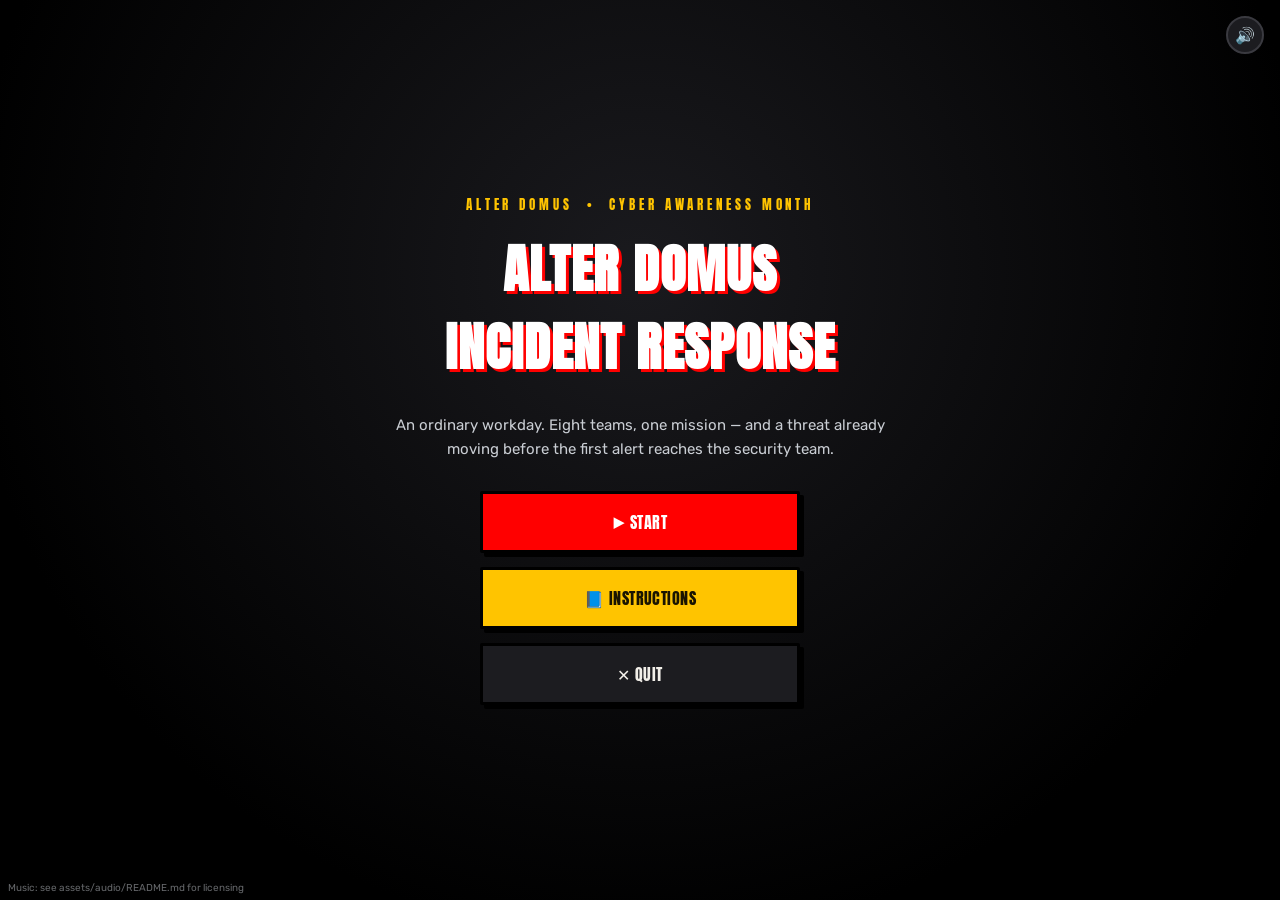
<file: index.html>
<!DOCTYPE html>
<html lang="en">
<head>
<meta charset="UTF-8">
<meta name="viewport" content="width=device-width, initial-scale=1.0">
<title>Alter Domus: Shadow Collective Incident Response</title>
<link rel="stylesheet" href="css/style.css">
</head>
<body>

<div id="track"><div id="track-fill"></div><div id="track-car"><svg viewBox="0 0 64 32" xmlns="http://www.w3.org/2000/svg">
  <circle cx="32" cy="16" r="13" fill="none" stroke="#00e5ff" stroke-width="2" opacity="0.5"/>
  <circle cx="32" cy="16" r="8" fill="#0d0d0f" stroke="#ff0000" stroke-width="2"/>
  <path d="M32 9 L32 16 L37 19" stroke="#00e5ff" stroke-width="2" fill="none" stroke-linecap="round"/>
  <circle cx="32" cy="16" r="2" fill="#ffc400"/>
</svg></div></div>

<button id="mute-btn" title="Toggle music">🔊</button>
<button id="end-btn" class="hidden" title="Skip to the end">⏭ End</button>

<audio id="bgm" loop preload="auto">
  <source src="assets/audio/bgm.mp3" type="audio/mpeg">
</audio>

<div id="app">
  <div id="start">
    <div class="menu-eyebrow">ALTER DOMUS &nbsp;•&nbsp; CYBER AWARENESS MONTH</div>
    <h1>ALTER DOMUS<br>INCIDENT RESPONSE</h1>
    <p>An ordinary workday. Eight teams, one mission — and a threat already moving before the first alert reaches the security team.</p>
    <nav class="menu">
      <button class="btn primary menu-btn" id="start-btn">▶ START</button>
      <a class="btn ghost menu-btn" id="instructions-btn" href="instructions.html">📘 INSTRUCTIONS</a>
      <button class="btn quit menu-btn" id="quit-btn">✕ QUIT</button>
    </nav>
  </div>

  <div id="quit-screen" class="hidden">
    <h1>SESSION ENDED</h1>
    <p>Your browser didn’t let this page close itself. You can safely close this tab now.</p>
    <button class="btn ghost" id="quit-menu-btn">↩ BACK TO MAIN MENU</button>
  </div>

  <div id="slides"></div>

  <div id="next-zone" class="hidden">
    <div id="comic-frame">
      <button id="proceed-box" type="button" aria-label="Click to proceed">
        <span class="proceed-label">CLICK TO<br>PROCEED</span>
        <span class="proceed-arrow">▶</span>
      </button>
    </div>
  </div>
</div>

<div id="music-credit">Music: see assets/audio/README.md for licensing</div>

<script src="js/app.js"></script>
</body>
</html>
</file>
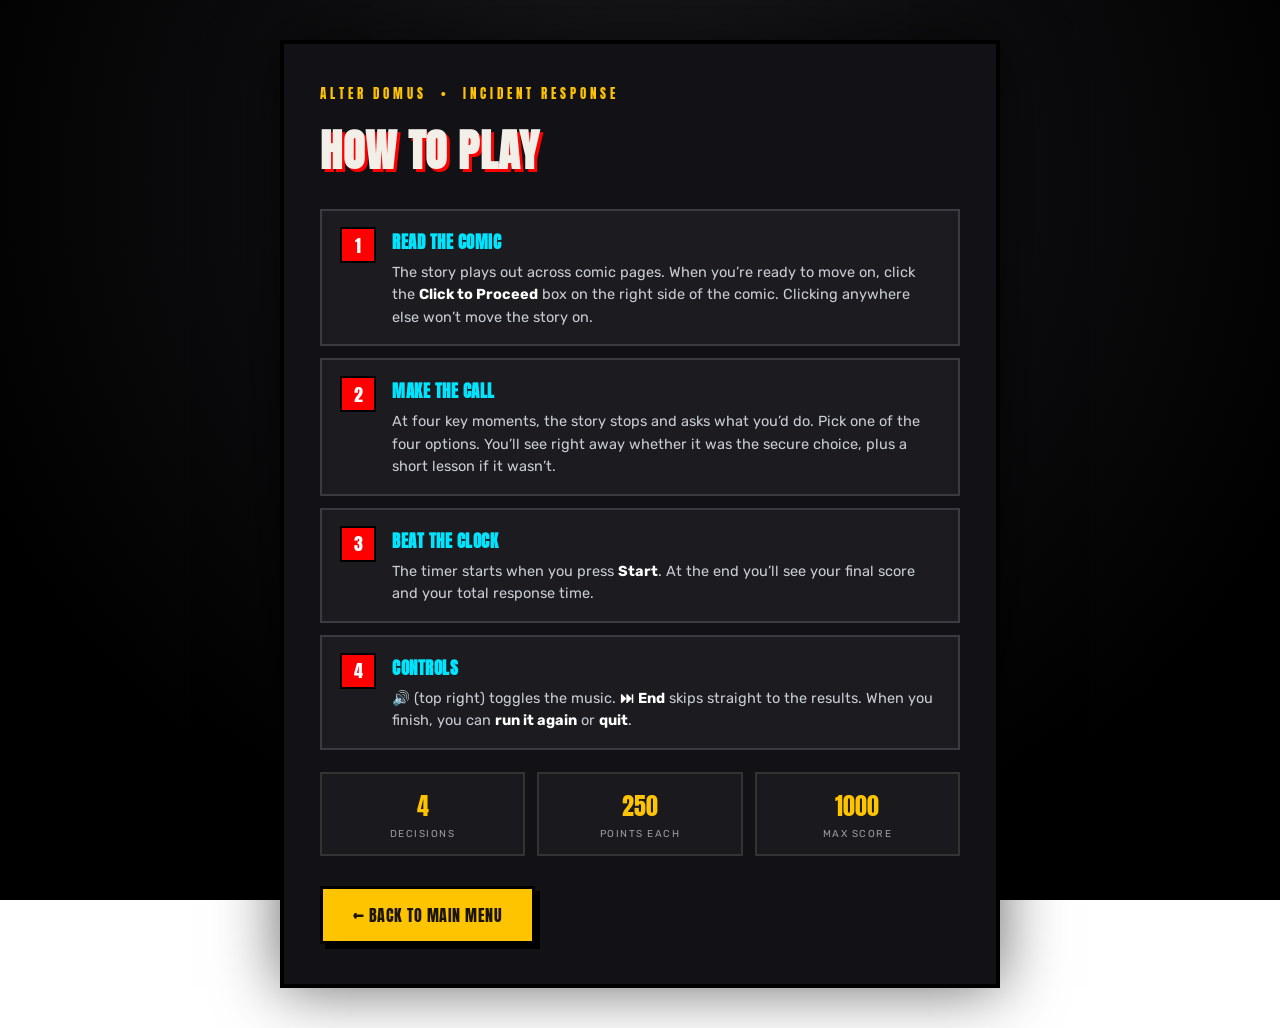
<file: instructions.html>
<!DOCTYPE html>
<html lang="en">
<head>
<meta charset="UTF-8">
<meta name="viewport" content="width=device-width, initial-scale=1.0">
<title>How to Play — Alter Domus Incident Response</title>
<style>
  @import url('https://fonts.googleapis.com/css2?family=Anton&family=Rubik:wght@400;500;700;900&display=swap');

  :root{ --ink:#0d0d0f; --red:#ff0000; --cyan:#00e5ff; --amber:#ffc400; --paper:#f2efe9; }
  *{ box-sizing:border-box; }
  html,body{
    margin:0; padding:0; min-height:100%;
    background:radial-gradient(circle at 50% 20%,#1a1a1e,#000 75%) fixed;
    font-family:'Rubik',sans-serif; color:var(--paper);
  }
  body{ display:flex; justify-content:center; padding:40px 20px; }

  .panel{
    width:100%; max-width:720px;
    background:#111116; border:4px solid #000;
    box-shadow:0 0 60px rgba(0,0,0,.6);
    padding:40px 36px;
  }
  .eyebrow{
    font-family:'Anton',sans-serif; font-size:13px; letter-spacing:.3em;
    color:var(--amber); margin-bottom:14px;
  }
  h1{
    font-family:'Anton',sans-serif; font-size:clamp(28px,5vw,44px);
    margin:0 0 26px; letter-spacing:.02em; text-shadow:3px 3px 0 var(--red);
  }
  .step{
    display:flex; gap:16px; align-items:flex-start;
    background:#1c1c20; border:2px solid #3a3a40;
    padding:16px 18px; margin-bottom:12px;
  }
  .num{
    flex:0 0 auto; width:36px; height:36px;
    display:flex; align-items:center; justify-content:center;
    font-family:'Anton',sans-serif; font-size:18px;
    background:var(--red); color:#fff; border:2px solid #000;
  }
  .step h2{
    font-family:'Anton',sans-serif; font-size:17px; letter-spacing:.03em;
    color:var(--cyan); margin:2px 0 6px;
  }
  .step p{ margin:0; font-size:14.5px; line-height:1.55; color:#c9cdd3; }
  .step b{ color:#fff; }
  kbd{
    font-family:'Rubik',sans-serif; font-size:12px; font-weight:500;
    background:#0d0d0f; border:1px solid #55555a; border-bottom-width:3px;
    padding:1px 7px; border-radius:3px; color:#fff;
  }
  .scoring{
    display:flex; gap:12px; flex-wrap:wrap; margin:22px 0 30px;
  }
  .stat{
    flex:1 1 140px; text-align:center;
    background:#1a1a1e; border:2px solid #333; padding:14px 10px;
  }
  .stat .val{ font-family:'Anton',sans-serif; font-size:24px; color:var(--amber); }
  .stat .lbl{ font-size:10px; letter-spacing:.15em; color:#9a9a9e; margin-top:4px; }

  .back{
    display:inline-block; text-decoration:none;
    font-family:'Anton',sans-serif; font-size:16px; letter-spacing:.03em;
    padding:14px 30px; background:var(--amber); color:#1a1400;
    border:3px solid #000; box-shadow:5px 5px 0 #000;
    transition:transform .12s ease, box-shadow .12s ease;
  }
  .back:hover{ transform:translate(-2px,-2px); box-shadow:7px 7px 0 #000; }
  .back:active{ transform:translate(0,0); box-shadow:2px 2px 0 #000; }
  .back:focus-visible{ outline:3px solid var(--cyan); outline-offset:3px; }
</style>
</head>
<body>
  <main class="panel">
    <div class="eyebrow">ALTER DOMUS &nbsp;•&nbsp; INCIDENT RESPONSE</div>
    <h1>HOW TO PLAY</h1>

    <div class="step">
      <div class="num">1</div>
      <div>
        <h2>READ THE COMIC</h2>
        <p>The story plays out across comic pages. When you’re ready to move on, click the <b>Click to Proceed</b> box on the right side of the comic. Clicking anywhere else won’t move the story on.</p>
      </div>
    </div>

    <div class="step">
      <div class="num">2</div>
      <div>
        <h2>MAKE THE CALL</h2>
        <p>At four key moments, the story stops and asks what you’d do. Pick one of the four options. You’ll see right away whether it was the secure choice, plus a short lesson if it wasn’t.</p>
      </div>
    </div>

    <div class="step">
      <div class="num">3</div>
      <div>
        <h2>BEAT THE CLOCK</h2>
        <p>The timer starts when you press <b>Start</b>. At the end you’ll see your final score and your total response time.</p>
      </div>
    </div>

    <div class="step">
      <div class="num">4</div>
      <div>
        <h2>CONTROLS</h2>
        <p><b>🔊</b> (top right) toggles the music. <b>⏭ End</b> skips straight to the results. When you finish, you can <b>run it again</b> or <b>quit</b>.</p>
      </div>
    </div>

    <div class="scoring">
      <div class="stat"><div class="val">4</div><div class="lbl">DECISIONS</div></div>
      <div class="stat"><div class="val">250</div><div class="lbl">POINTS EACH</div></div>
      <div class="stat"><div class="val">1000</div><div class="lbl">MAX SCORE</div></div>
    </div>

    <a class="back" href="index.html" onclick="event.preventDefault(); location.replace('index.html');">← BACK TO MAIN MENU</a>
  </main>
</body>
</html>
</file>
<file: css/style.css>
@import url('https://fonts.googleapis.com/css2?family=Anton&family=Rubik:wght@400;500;700;900&display=swap');

:root{
  --ink:#0d0d0f;
  --red:#ff0000;
  --cyan:#00e5ff;
  --amber:#ffc400;
  --paper:#f2efe9;
}
*{box-sizing:border-box;}
html,body{
  margin:0; padding:0; height:100%;
  background:var(--ink);
  font-family:'Rubik',sans-serif;
  overflow:hidden;
  color:var(--paper);
}
#app{
  position:relative;
  width:100vw; height:100vh;
  display:flex; align-items:center; justify-content:center;
  background:#000;
}

/* ---- progress track ---- */
#track{
  position:fixed; top:0; left:0; right:0; height:10px;
  background:linear-gradient(90deg,#15151a,#1f1f26);
  z-index:50; border-bottom:2px solid #000;
}
#track-fill{
  height:100%;
  background:linear-gradient(90deg,var(--red),#ff5a3c);
  width:0%;
  transition:width .45s cubic-bezier(.65,0,.35,1);
  box-shadow:0 0 12px rgba(255,0,0,.7);
}
#track-car{
  position:absolute; top:-8px; transform:translateX(-50%);
  width:26px; height:26px; transition:left .45s cubic-bezier(.65,0,.35,1);
  filter:drop-shadow(0 1px 3px rgba(0,0,0,.8));
}
#track-car svg{ width:100%; height:100%; display:block; }

/* ---- slide layer ---- */
.slide{
  position:absolute; inset:0;
  display:flex; align-items:center; justify-content:center;
  opacity:0; pointer-events:none;
  transition:opacity .35s ease;
}
.slide.active{ opacity:1; pointer-events:auto; }
.slide img{
  max-width:100%; max-height:100%;
  width:auto; height:auto;
  object-fit:contain;
  box-shadow:0 0 60px rgba(0,0,0,.6);
}

/* ---- next button ---- */
#next-zone{
  position:absolute; inset:0; z-index:5;
  pointer-events:none; /* clicks pass through; only #proceed-box advances */
}

/* ---- question overlay ---- */
.qwrap{
  position:absolute; inset:0;
  display:flex; align-items:flex-end; justify-content:center;
  z-index:10; pointer-events:none;
}
.qwrap img.bg{
  position:absolute; inset:0; width:100%; height:100%; object-fit:contain;
  pointer-events:none;
}
.qpanel{
  position:relative; z-index:2;
  pointer-events:auto;
  width:min(920px,94%);
  margin-bottom:0;
  background:linear-gradient(180deg,rgba(13,13,15,.2),rgba(13,13,15,.97) 30%);
  padding:26px 30px 30px;
  border-top:4px solid var(--red);
}
.q-eyebrow{
  font-family:'Anton',sans-serif; font-size:13px; letter-spacing:.08em;
  color:var(--amber); margin-bottom:8px;
}
.q-prompt{
  font-size:16px; line-height:1.5; color:#f2efe9; margin-bottom:14px;
  max-width:74ch;
}
.q-question{
  font-family:'Anton',sans-serif; font-size:22px; color:#fff;
  margin-bottom:14px; letter-spacing:.01em;
}
.q-options{
  display:grid; grid-template-columns:1fr 1fr; gap:10px;
}
@media (max-width:720px){ .q-options{ grid-template-columns:1fr; } }
.opt{
  text-align:left;
  background:#1c1c20; color:#f2efe9;
  border:2px solid #3a3a40;
  padding:12px 14px; font-size:14.5px; line-height:1.35;
  border-radius:3px; cursor:pointer;
  transition:border-color .15s, transform .1s, background .15s;
  font-family:'Rubik',sans-serif;
}
.opt:hover{ border-color:var(--cyan); background:#232328; transform:translateY(-1px); }
.opt.correct{ border-color:var(--amber); background:#3a2f0f; }
.opt.wrong{ border-color:var(--red); background:#3a1010; }
.opt:disabled{ cursor:default; }

/* ---- feedback overlay (win/lose) ---- */
.feedback{
  position:absolute; inset:0; z-index:15;
  display:flex; align-items:flex-end; justify-content:center;
  opacity:0; pointer-events:none; transition:opacity .3s ease;
}
.feedback.show{ opacity:1; pointer-events:auto; }
.feedback img.bg{ position:absolute; inset:0; width:100%; height:100%; object-fit:contain; }
.fpanel{
  position:relative; z-index:2; width:min(820px,94%);
  background:linear-gradient(180deg,rgba(13,13,15,.15),rgba(13,13,15,.97) 25%);
  padding:26px 30px 30px; border-top:4px solid var(--amber);
}
.fpanel.lose{ border-top-color:var(--red); }
.fpanel.neutral{ border-top-color:var(--cyan); }
.f-title{
  font-family:'Anton',sans-serif; font-size:24px; letter-spacing:.02em;
  margin-bottom:10px;
}
.f-title.win{ color:var(--amber); }
.f-title.lose{ color:var(--red); }
.f-title.neutral{ color:var(--cyan); }
.f-text{ font-size:15px; line-height:1.55; color:#f2efe9; margin-bottom:10px; }
.f-lesson{
  font-size:13.5px; line-height:1.5; color:#c9cdd3; font-style:italic;
  border-left:3px solid var(--cyan); padding-left:12px; margin-bottom:18px;
}
.f-scoreboard{
  display:flex; gap:18px; flex-wrap:wrap;
  margin:6px 0 20px;
}
.f-stat{
  display:flex; flex-direction:column; gap:2px;
  background:#1c1c20; border:2px solid #3a3a40;
  padding:10px 18px; border-radius:3px;
}
.f-stat-label{
  font-family:'Anton',sans-serif; font-size:11px; letter-spacing:.08em;
  color:var(--amber);
}
.f-stat-value{
  font-family:'Anton',sans-serif; font-size:22px; color:#fff;
}
.f-buttons{ display:flex; gap:12px; flex-wrap:wrap; }
.btn{
  font-family:'Anton',sans-serif; font-size:14px; letter-spacing:.03em;
  padding:12px 22px; border:3px solid #000; border-radius:2px;
  cursor:pointer; box-shadow:4px 4px 0 #000;
}
.btn.primary{ background:var(--red); color:#fff; }
.btn.ghost{ background:var(--amber); color:#1a1400; }

/* ---- start screen ---- */
#start{
  position:absolute; inset:0; z-index:60;
  display:flex; flex-direction:column; align-items:center; justify-content:center;
  text-align:center; background:radial-gradient(circle at 50% 30%,#1a1a1e,#000 75%);
  padding:24px;
}
#start h1{
  font-family:'Anton',sans-serif; font-size:clamp(28px,5vw,52px);
  color:#fff; letter-spacing:.02em; margin:0 0 12px;
  text-shadow:3px 3px 0 var(--red);
}
#start p{ max-width:52ch; color:#c9cdd3; font-size:15px; line-height:1.6; margin-bottom:26px;}
#start .btn{ font-size:16px; padding:16px 34px; }
#start p{ margin-bottom:30px; }

.hidden{ display:none !important; }

#mute-btn{
  position:fixed; top:16px; right:16px; z-index:70;
  width:38px; height:38px; border-radius:50%;
  background:#1c1c20; border:2px solid #3a3a40; color:#f2efe9;
  font-size:16px; cursor:pointer; display:flex; align-items:center; justify-content:center;
}
#mute-btn:hover{ border-color:var(--cyan); }

#end-btn{
  position:fixed; top:16px; right:64px; z-index:70;
  height:38px; padding:0 14px; border-radius:19px;
  background:#1c1c20; border:2px solid #3a3a40; color:#f2efe9;
  font-family:'Rubik',sans-serif; font-size:13px; font-weight:500;
  cursor:pointer; display:flex; align-items:center; justify-content:center;
  gap:4px; letter-spacing:0.02em;
}
#end-btn:hover{ border-color:var(--red); color:#fff; }

/* ---- click-to-proceed box (pinned to the comic's right edge) ---- */
#comic-frame{
  position:absolute; top:50%; left:50%;
  transform:translate(-50%,-50%);
  /* same box the 16:9 comic image occupies with object-fit:contain */
  width:min(100vw, calc(100vh * 2667 / 1500));
  aspect-ratio:2667 / 1500;
  pointer-events:none;
}
#proceed-box{
  position:absolute; top:50%; right:2%;
  transform:translateY(-50%);
  pointer-events:auto; cursor:pointer;
  display:flex; flex-direction:column; align-items:center; gap:6px;
  padding:clamp(10px,1.6vw,18px) clamp(10px,1.4vw,16px);
  background:rgba(13,13,15,0.82);
  border:3px solid var(--red);
  box-shadow:5px 5px 0 #000;
  color:#fff;
  font-family:'Anton',sans-serif;
  font-size:clamp(11px,1.15vw,16px);
  letter-spacing:.06em; line-height:1.15; text-align:center;
  transition:background .15s, transform .12s, box-shadow .12s;
  animation:proceedpulse 2.2s ease-in-out infinite;
}
#proceed-box .proceed-arrow{ color:var(--amber); font-size:1.4em; }
#proceed-box:hover{
  background:var(--red);
  transform:translateY(-50%) translateX(-2px);
  box-shadow:7px 7px 0 #000;
}
#proceed-box:hover .proceed-arrow{ color:#fff; }
#proceed-box:focus-visible{ outline:3px solid var(--cyan); outline-offset:3px; }
@keyframes proceedpulse{
  0%,100%{ border-color:var(--red); }
  50%{ border-color:var(--amber); }
}

/* ---- main menu ---- */
.menu-eyebrow{
  font-family:'Anton',sans-serif; font-size:13px; letter-spacing:.3em;
  color:var(--amber); margin-bottom:16px;
}
.menu{
  display:flex; flex-direction:column; gap:14px;
  width:min(320px,100%);
}
.menu-btn{
  display:block; width:100%; text-align:center; text-decoration:none;
  transition:transform .12s ease, box-shadow .12s ease;
}
.menu-btn:hover{ transform:translate(-2px,-2px); box-shadow:6px 6px 0 #000; }
.menu-btn:active{ transform:translate(0,0); box-shadow:2px 2px 0 #000; }
.btn.quit{ background:#1c1c20; color:#f2efe9; border-color:#000; }
.btn.quit:hover{ background:#2a1010; color:#fff; }

/* ---- quit fallback screen ---- */
#quit-screen{
  position:absolute; inset:0; z-index:60;
  display:flex; flex-direction:column; align-items:center; justify-content:center;
  text-align:center; padding:24px;
  background:radial-gradient(circle at 50% 30%,#1a1a1e,#000 75%);
}
#quit-screen h1{
  font-family:'Anton',sans-serif; font-size:clamp(28px,5vw,48px);
  margin:0 0 12px; text-shadow:3px 3px 0 var(--red);
}
#quit-screen p{ max-width:46ch; color:#c9cdd3; font-size:15px; line-height:1.6; margin-bottom:26px; }

#music-credit{
  position:fixed; bottom:6px; left:8px; z-index:70;
  font-size:10px; color:#c9cdd3; opacity:0.5;
  font-family:'Rubik',sans-serif; pointer-events:none;
}
</file>
